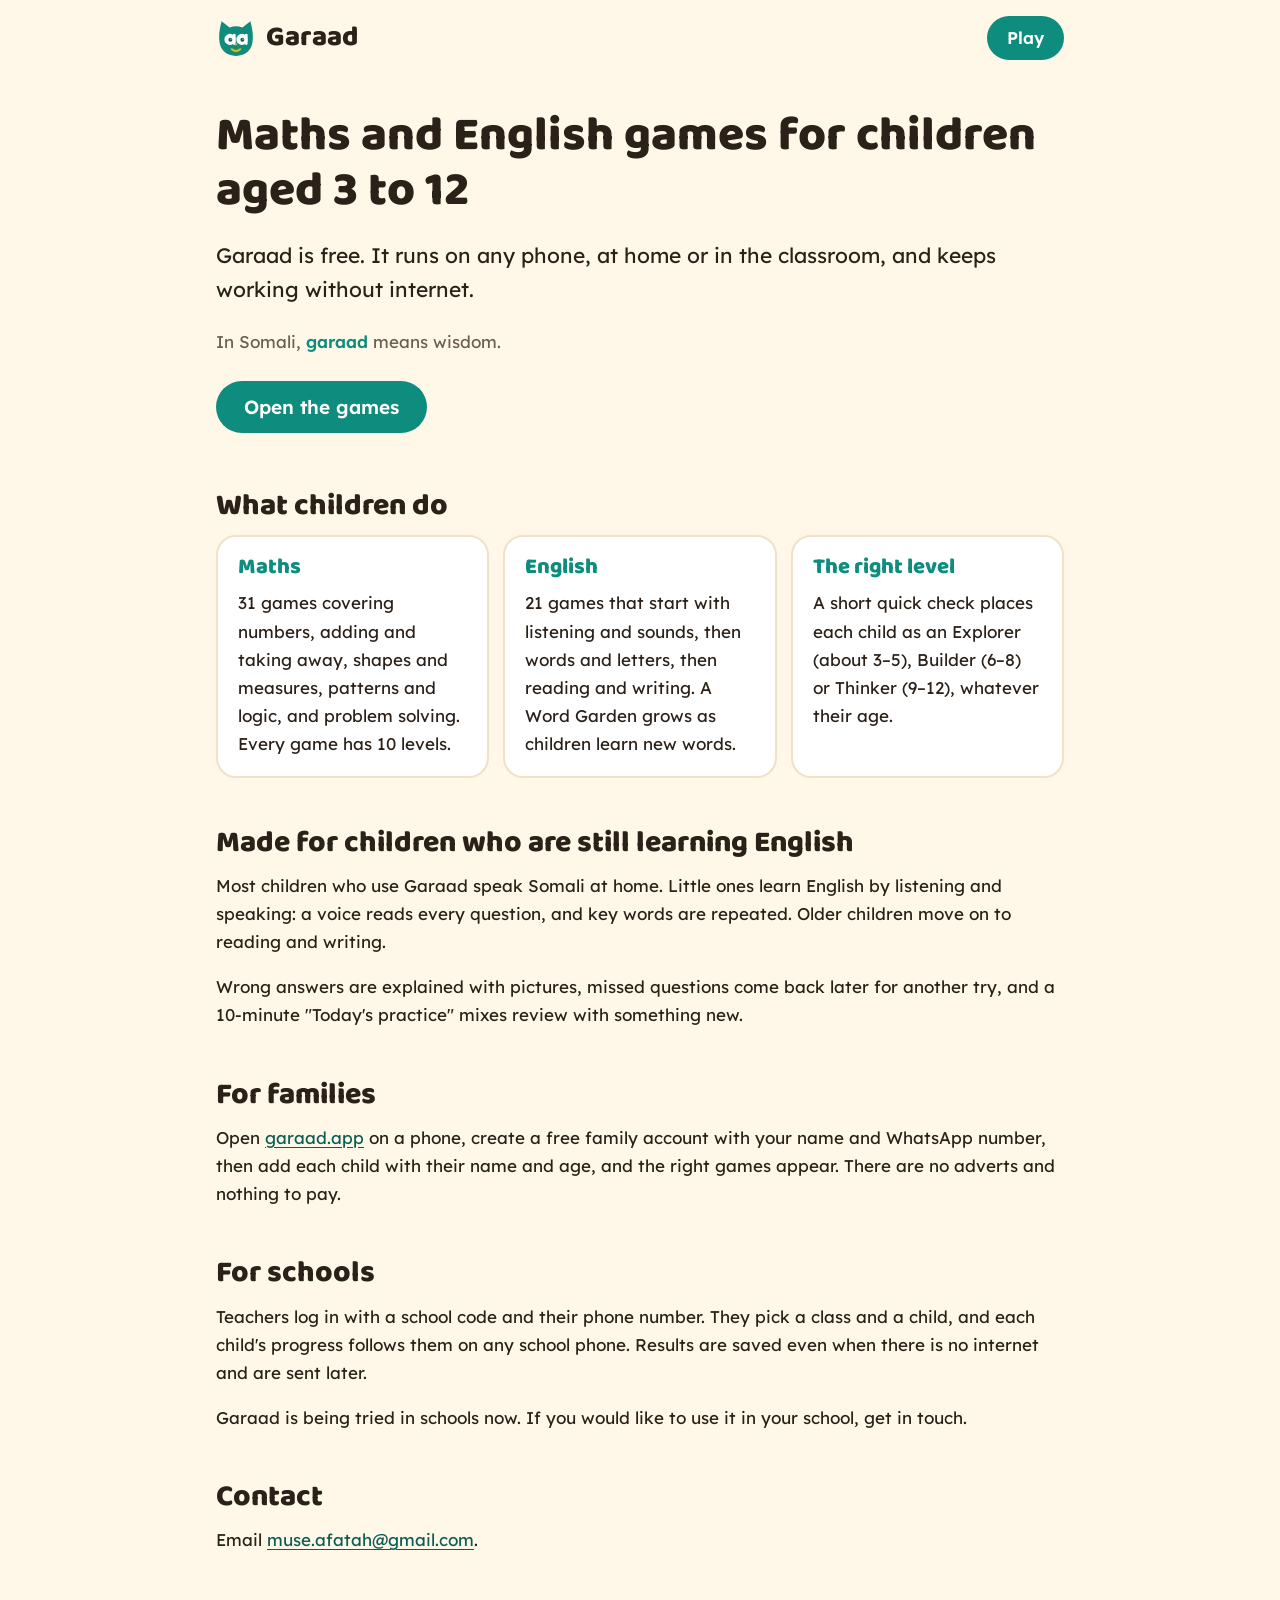
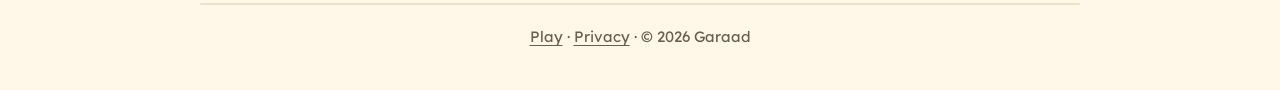
<file: about.html>
<!doctype html>
<html lang="en">
<head>
<meta charset="utf-8">
<meta name="viewport" content="width=device-width,initial-scale=1">
<meta name="color-scheme" content="light dark">
<title>About Garaad</title>
<meta name="description" content="Garaad is a free maths and English learning app for children aged 3 to 12, for families and schools.">
<link rel="canonical" href="https://garaad.app/about.html">
<meta property="og:type" content="website">
<meta property="og:site_name" content="Garaad">
<meta property="og:title" content="About Garaad">
<meta property="og:description" content="Free maths and English games for children aged 3 to 12, for families and schools. Works on any phone, even offline.">
<meta property="og:url" content="https://garaad.app/about.html">
<meta property="og:image" content="https://garaad.app/og-image.png">
<meta name="twitter:card" content="summary_large_image">
<meta name="theme-color" content="#0E8C7E">
<link rel="icon" type="image/png" sizes="192x192" href="icon-192.png">
<link rel="apple-touch-icon" href="apple-touch-icon.png">
<link rel="preconnect" href="https://fonts.googleapis.com">
<link rel="preconnect" href="https://fonts.gstatic.com" crossorigin>
<link rel="stylesheet" href="https://fonts.googleapis.com/css2?family=Baloo+2:wght@700;800&family=Lexend:wght@400;500;600&display=swap">
<link rel="stylesheet" href="site.css">
</head>
<body>
<header class="top">
  <a class="brand" href="./" aria-label="Garaad, open the games">
    <svg viewBox="0 0 100 100" width="40" height="40" aria-hidden="true"><path d="M14 8 L34 24 Q50 17 66 24 L86 8 Q95 40 91 62 Q85 93 50 95 Q15 93 9 62 Q5 40 14 8 Z" fill="#0E8C7E"/><g transform="translate(6 13) scale(0.88)"><circle cx="33" cy="46" r="12" fill="#fff" stroke="#fff" stroke-width="8"/><circle cx="67" cy="46" r="12" fill="#fff" stroke="#fff" stroke-width="8"/><rect x="41" y="30" width="8" height="32" rx="4" fill="#fff"/><rect x="75" y="30" width="8" height="32" rx="4" fill="#fff"/><circle cx="34" cy="47" r="5.5" fill="#0A5E55"/><circle cx="68" cy="47" r="5.5" fill="#0A5E55"/><circle cx="35.8" cy="45.2" r="1.7" fill="#fff"/><circle cx="69.8" cy="45.2" r="1.7" fill="#fff"/><path d="M38 74 Q50 84 62 74" fill="none" stroke="#F5B400" stroke-width="6" stroke-linecap="round"/></g><polygon points="46,63 54,63 50,70" fill="#F5B400"/></svg>
    <span>Garaad</span>
  </a>
  <a class="btn" href="./">Play</a>
</header>

<main>
  <section class="hero">
    <h1>Maths and English games for children aged 3 to 12</h1>
    <p class="lead">Garaad is free. It runs on any phone, at home or in the classroom, and keeps working without internet.</p>
    <p class="meaning">In Somali, <b>garaad</b> means wisdom.</p>
    <a class="btn big" href="./">Open the games</a>
  </section>

  <section>
    <h2>What children do</h2>
    <div class="cards">
      <div class="card"><h3>Maths</h3><p>31 games covering numbers, adding and taking away, shapes and measures, patterns and logic, and problem solving. Every game has 10 levels.</p></div>
      <div class="card"><h3>English</h3><p>21 games that start with listening and sounds, then words and letters, then reading and writing. A Word Garden grows as children learn new words.</p></div>
      <div class="card"><h3>The right level</h3><p>A short quick check places each child as an Explorer (about 3–5), Builder (6–8) or Thinker (9–12), whatever their age.</p></div>
    </div>
  </section>

  <section>
    <h2>Made for children who are still learning English</h2>
    <p>Most children who use Garaad speak Somali at home. Little ones learn English by listening and speaking: a voice reads every question, and key words are repeated. Older children move on to reading and writing.</p>
    <p>Wrong answers are explained with pictures, missed questions come back later for another try, and a 10-minute "Today's practice" mixes review with something new.</p>
  </section>

  <section>
    <h2>For families</h2>
    <p>Open <a href="./">garaad.app</a> on a phone, create a free family account with your name and WhatsApp number, then add each child with their name and age, and the right games appear. There are no adverts and nothing to pay.</p>
  </section>

  <section>
    <h2>For schools</h2>
    <p>Teachers log in with a school code and their phone number. They pick a class and a child, and each child's progress follows them on any school phone. Results are saved even when there is no internet and are sent later.</p>
    <p>Garaad is being tried in schools now. If you would like to use it in your school, get in touch.</p>
  </section>

  <section class="contact">
    <h2>Contact</h2>
    <p>Email <a href="mailto:muse.afatah@gmail.com">muse.afatah@gmail.com</a>.</p>
  </section>
</main>

<footer>
  <a href="./">Play</a> · <a href="privacy.html">Privacy</a> · <span>© 2026 Garaad</span>
</footer>
</body>
</html>
</file>
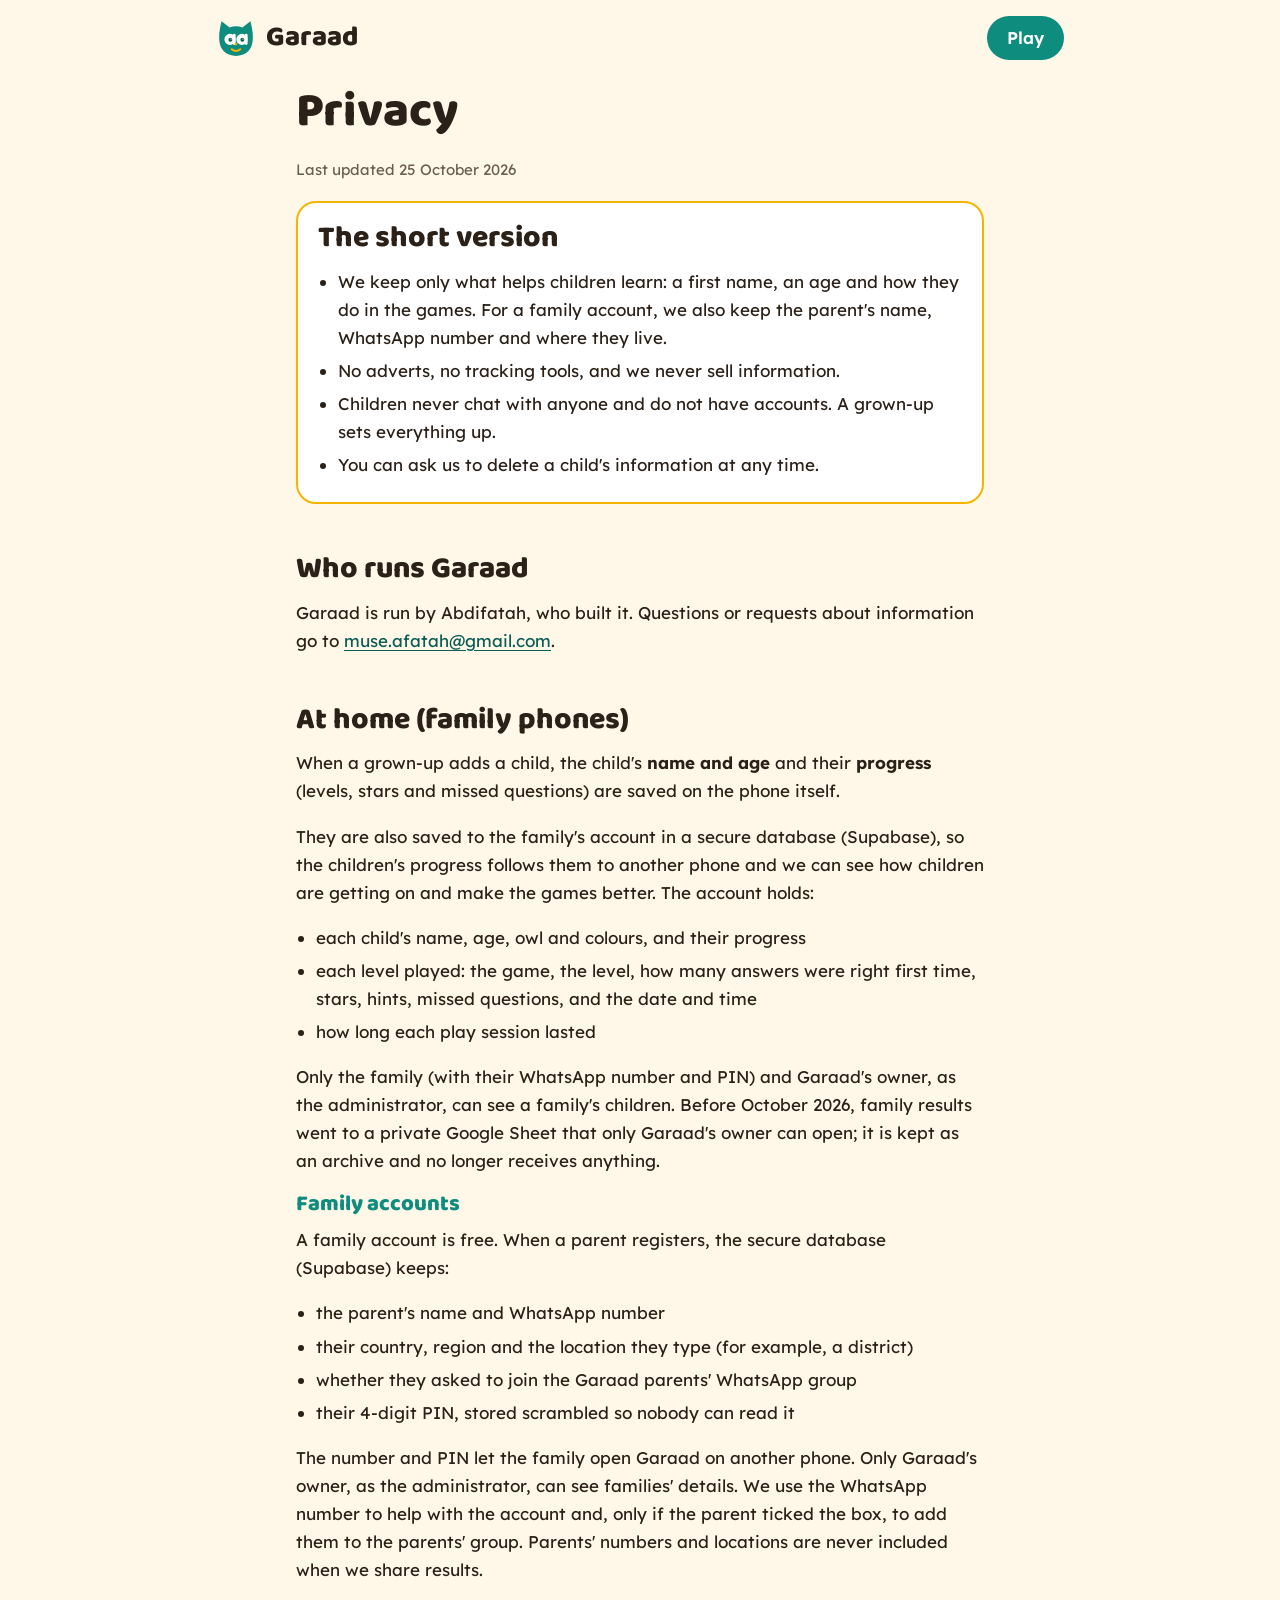
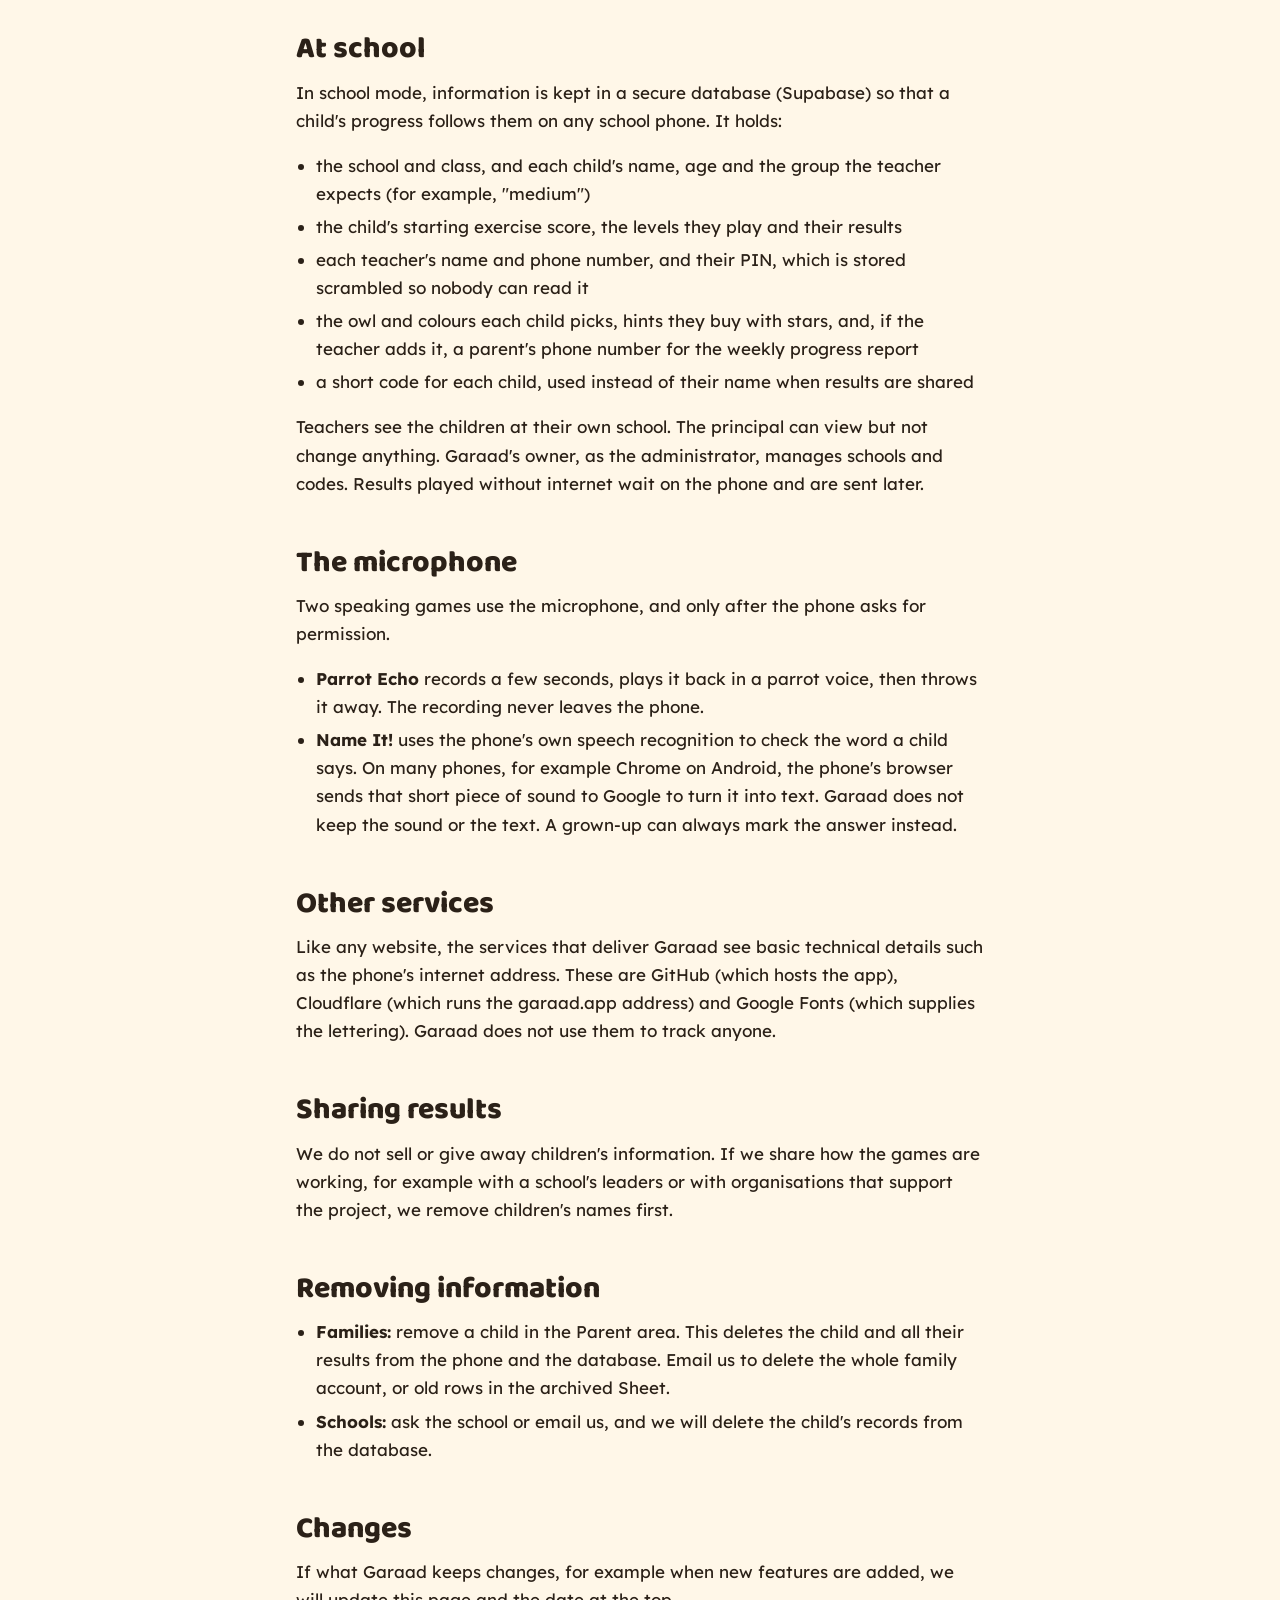
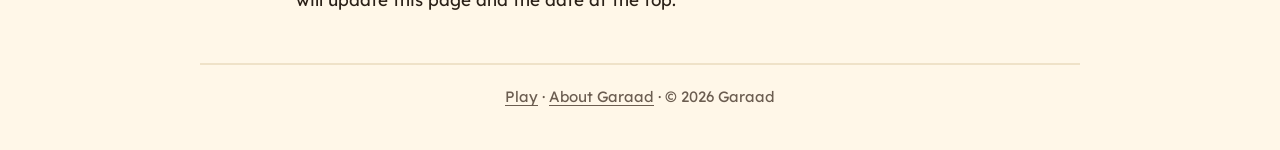
<file: privacy.html>
<!doctype html>
<html lang="en">
<head>
<meta charset="utf-8">
<meta name="viewport" content="width=device-width,initial-scale=1">
<meta name="color-scheme" content="light dark">
<title>Garaad Privacy</title>
<meta name="description" content="What information Garaad keeps about children, families and teachers, where it is kept and why.">
<link rel="canonical" href="https://garaad.app/privacy.html">
<meta property="og:type" content="website">
<meta property="og:site_name" content="Garaad">
<meta property="og:title" content="Garaad privacy">
<meta property="og:description" content="What information Garaad keeps, where it is kept and why.">
<meta property="og:url" content="https://garaad.app/privacy.html">
<meta property="og:image" content="https://garaad.app/og-image.png">
<meta name="twitter:card" content="summary_large_image">
<meta name="theme-color" content="#0E8C7E">
<link rel="icon" type="image/png" sizes="192x192" href="icon-192.png">
<link rel="apple-touch-icon" href="apple-touch-icon.png">
<link rel="preconnect" href="https://fonts.googleapis.com">
<link rel="preconnect" href="https://fonts.gstatic.com" crossorigin>
<link rel="stylesheet" href="https://fonts.googleapis.com/css2?family=Baloo+2:wght@700;800&family=Lexend:wght@400;500;600&display=swap">
<link rel="stylesheet" href="site.css">
</head>
<body>
<header class="top">
  <a class="brand" href="./" aria-label="Garaad, open the games">
    <svg viewBox="0 0 100 100" width="40" height="40" aria-hidden="true"><path d="M14 8 L34 24 Q50 17 66 24 L86 8 Q95 40 91 62 Q85 93 50 95 Q15 93 9 62 Q5 40 14 8 Z" fill="#0E8C7E"/><g transform="translate(6 13) scale(0.88)"><circle cx="33" cy="46" r="12" fill="#fff" stroke="#fff" stroke-width="8"/><circle cx="67" cy="46" r="12" fill="#fff" stroke="#fff" stroke-width="8"/><rect x="41" y="30" width="8" height="32" rx="4" fill="#fff"/><rect x="75" y="30" width="8" height="32" rx="4" fill="#fff"/><circle cx="34" cy="47" r="5.5" fill="#0A5E55"/><circle cx="68" cy="47" r="5.5" fill="#0A5E55"/><circle cx="35.8" cy="45.2" r="1.7" fill="#fff"/><circle cx="69.8" cy="45.2" r="1.7" fill="#fff"/><path d="M38 74 Q50 84 62 74" fill="none" stroke="#F5B400" stroke-width="6" stroke-linecap="round"/></g><polygon points="46,63 54,63 50,70" fill="#F5B400"/></svg>
    <span>Garaad</span>
  </a>
  <a class="btn" href="./">Play</a>
</header>

<main class="doc">
  <h1>Privacy</h1>
  <p class="updated">Last updated 25 October 2026</p>

  <div class="card short">
    <h2>The short version</h2>
    <ul>
      <li>We keep only what helps children learn: a first name, an age and how they do in the games. For a family account, we also keep the parent's name, WhatsApp number and where they live.</li>
      <li>No adverts, no tracking tools, and we never sell information.</li>
      <li>Children never chat with anyone and do not have accounts. A grown-up sets everything up.</li>
      <li>You can ask us to delete a child's information at any time.</li>
    </ul>
  </div>

  <h2>Who runs Garaad</h2>
  <p>Garaad is run by Abdifatah, who built it. Questions or requests about information go to <a href="mailto:muse.afatah@gmail.com">muse.afatah@gmail.com</a>.</p>

  <h2>At home (family phones)</h2>
  <p>When a grown-up adds a child, the child's <b>name and age</b> and their <b>progress</b> (levels, stars and missed questions) are saved on the phone itself.</p>
  <p>They are also saved to the family's account in a secure database (Supabase), so the children's progress follows them to another phone and we can see how children are getting on and make the games better. The account holds:</p>
  <ul>
    <li>each child's name, age, owl and colours, and their progress</li>
    <li>each level played: the game, the level, how many answers were right first time, stars, hints, missed questions, and the date and time</li>
    <li>how long each play session lasted</li>
  </ul>
  <p>Only the family (with their WhatsApp number and PIN) and Garaad's owner, as the administrator, can see a family's children. Before October 2026, family results went to a private Google Sheet that only Garaad's owner can open; it is kept as an archive and no longer receives anything.</p>
  <h3>Family accounts</h3>
  <p>A family account is free. When a parent registers, the secure database (Supabase) keeps:</p>
  <ul>
    <li>the parent's name and WhatsApp number</li>
    <li>their country, region and the location they type (for example, a district)</li>
    <li>whether they asked to join the Garaad parents' WhatsApp group</li>
    <li>their 4-digit PIN, stored scrambled so nobody can read it</li>
  </ul>
  <p>The number and PIN let the family open Garaad on another phone. Only Garaad's owner, as the administrator, can see families' details. We use the WhatsApp number to help with the account and, only if the parent ticked the box, to add them to the parents' group. Parents' numbers and locations are never included when we share results.</p>

  <h2>At school</h2>
  <p>In school mode, information is kept in a secure database (Supabase) so that a child's progress follows them on any school phone. It holds:</p>
  <ul>
    <li>the school and class, and each child's name, age and the group the teacher expects (for example, "medium")</li>
    <li>the child's starting exercise score, the levels they play and their results</li>
    <li>each teacher's name and phone number, and their PIN, which is stored scrambled so nobody can read it</li>
    <li>the owl and colours each child picks, hints they buy with stars, and, if the teacher adds it, a parent's phone number for the weekly progress report</li>
    <li>a short code for each child, used instead of their name when results are shared</li>
  </ul>
  <p>Teachers see the children at their own school. The principal can view but not change anything. Garaad's owner, as the administrator, manages schools and codes. Results played without internet wait on the phone and are sent later.</p>

  <h2>The microphone</h2>
  <p>Two speaking games use the microphone, and only after the phone asks for permission.</p>
  <ul>
    <li><b>Parrot Echo</b> records a few seconds, plays it back in a parrot voice, then throws it away. The recording never leaves the phone.</li>
    <li><b>Name It!</b> uses the phone's own speech recognition to check the word a child says. On many phones, for example Chrome on Android, the phone's browser sends that short piece of sound to Google to turn it into text. Garaad does not keep the sound or the text. A grown-up can always mark the answer instead.</li>
  </ul>

  <h2>Other services</h2>
  <p>Like any website, the services that deliver Garaad see basic technical details such as the phone's internet address. These are GitHub (which hosts the app), Cloudflare (which runs the garaad.app address) and Google Fonts (which supplies the lettering). Garaad does not use them to track anyone.</p>

  <h2>Sharing results</h2>
  <p>We do not sell or give away children's information. If we share how the games are working, for example with a school's leaders or with organisations that support the project, we remove children's names first.</p>

  <h2>Removing information</h2>
  <ul>
    <li><b>Families:</b> remove a child in the Parent area. This deletes the child and all their results from the phone and the database. Email us to delete the whole family account, or old rows in the archived Sheet.</li>
    <li><b>Schools:</b> ask the school or email us, and we will delete the child's records from the database.</li>
  </ul>

  <h2>Changes</h2>
  <p>If what Garaad keeps changes, for example when new features are added, we will update this page and the date at the top.</p>
</main>

<footer>
  <a href="./">Play</a> · <a href="about.html">About Garaad</a> · <span>© 2026 Garaad</span>
</footer>
</body>
</html>
</file>
<file: site.css>
/* Garaad website pages (About, Privacy). Savanna sun colours from the brand. */
:root{
  --cream:#FFF7E8; --sun:#F5B400; --teal:#0E8C7E; --teal-dark:#0A5E55; --star:#F28C28; --ink:#2B2118;
  --muted:#6B5D50; --card:#FFFFFF; --line:#EFE2C8;
  color-scheme:light dark;   /* tells phones not to repaint the page; the colours stay the same */
}
html{background:var(--cream)}
*{box-sizing:border-box}
html{-webkit-text-size-adjust:100%}
body{color-scheme:light;margin:0;background:var(--cream);color:var(--ink);font:400 17px/1.65 Lexend,system-ui,-apple-system,"Segoe UI",sans-serif}
a{color:var(--teal-dark);text-underline-offset:3px}
h1,h2,h3{font-family:"Baloo 2",system-ui,sans-serif;font-weight:800;line-height:1.15;margin:0 0 .4em}
h1{font-size:clamp(32px,7vw,48px)}
h2{font-size:clamp(24px,5vw,30px);margin-top:1.6em}
h3{font-size:22px;color:var(--teal)}
p,ul{margin:0 0 1em}
ul{padding-left:1.2em}
li{margin:.3em 0}

.top{max-width:880px;margin:0 auto;padding:16px;display:flex;align-items:center;justify-content:space-between;gap:12px}
.brand{display:flex;align-items:center;gap:10px;text-decoration:none;color:var(--ink);font:800 28px/1 "Baloo 2",system-ui,sans-serif}
.btn{display:inline-block;background:var(--teal);color:#fff;text-decoration:none;font-weight:600;padding:10px 20px;border-radius:999px;min-height:44px;line-height:24px}
.btn:hover{background:var(--teal-dark)}
.btn.big{font-size:19px;padding:14px 28px;min-height:52px;margin-top:8px}

main{max-width:880px;margin:0 auto;padding:8px 16px 32px}
main.doc{max-width:720px}
.hero{padding:24px 0 8px}
.lead{font-size:clamp(18px,4vw,21px);max-width:38em}
.meaning{color:var(--muted)}
.meaning b{color:var(--teal);font-weight:600}

.cards{display:grid;grid-template-columns:repeat(auto-fit,minmax(230px,1fr));gap:14px}
.card{background:var(--card);border:2px solid var(--line);border-radius:20px;padding:18px 20px}
.card p:last-child,.card ul:last-child{margin-bottom:0}
.card.short{border-color:var(--sun);margin:18px 0 8px}
.card.short h2{margin-top:0}
.updated{color:var(--muted);font-size:15px}

footer{max-width:880px;margin:0 auto;padding:20px 16px 40px;border-top:2px solid var(--line);color:var(--muted);font-size:15px;text-align:center}
footer a{color:inherit}
</file>
